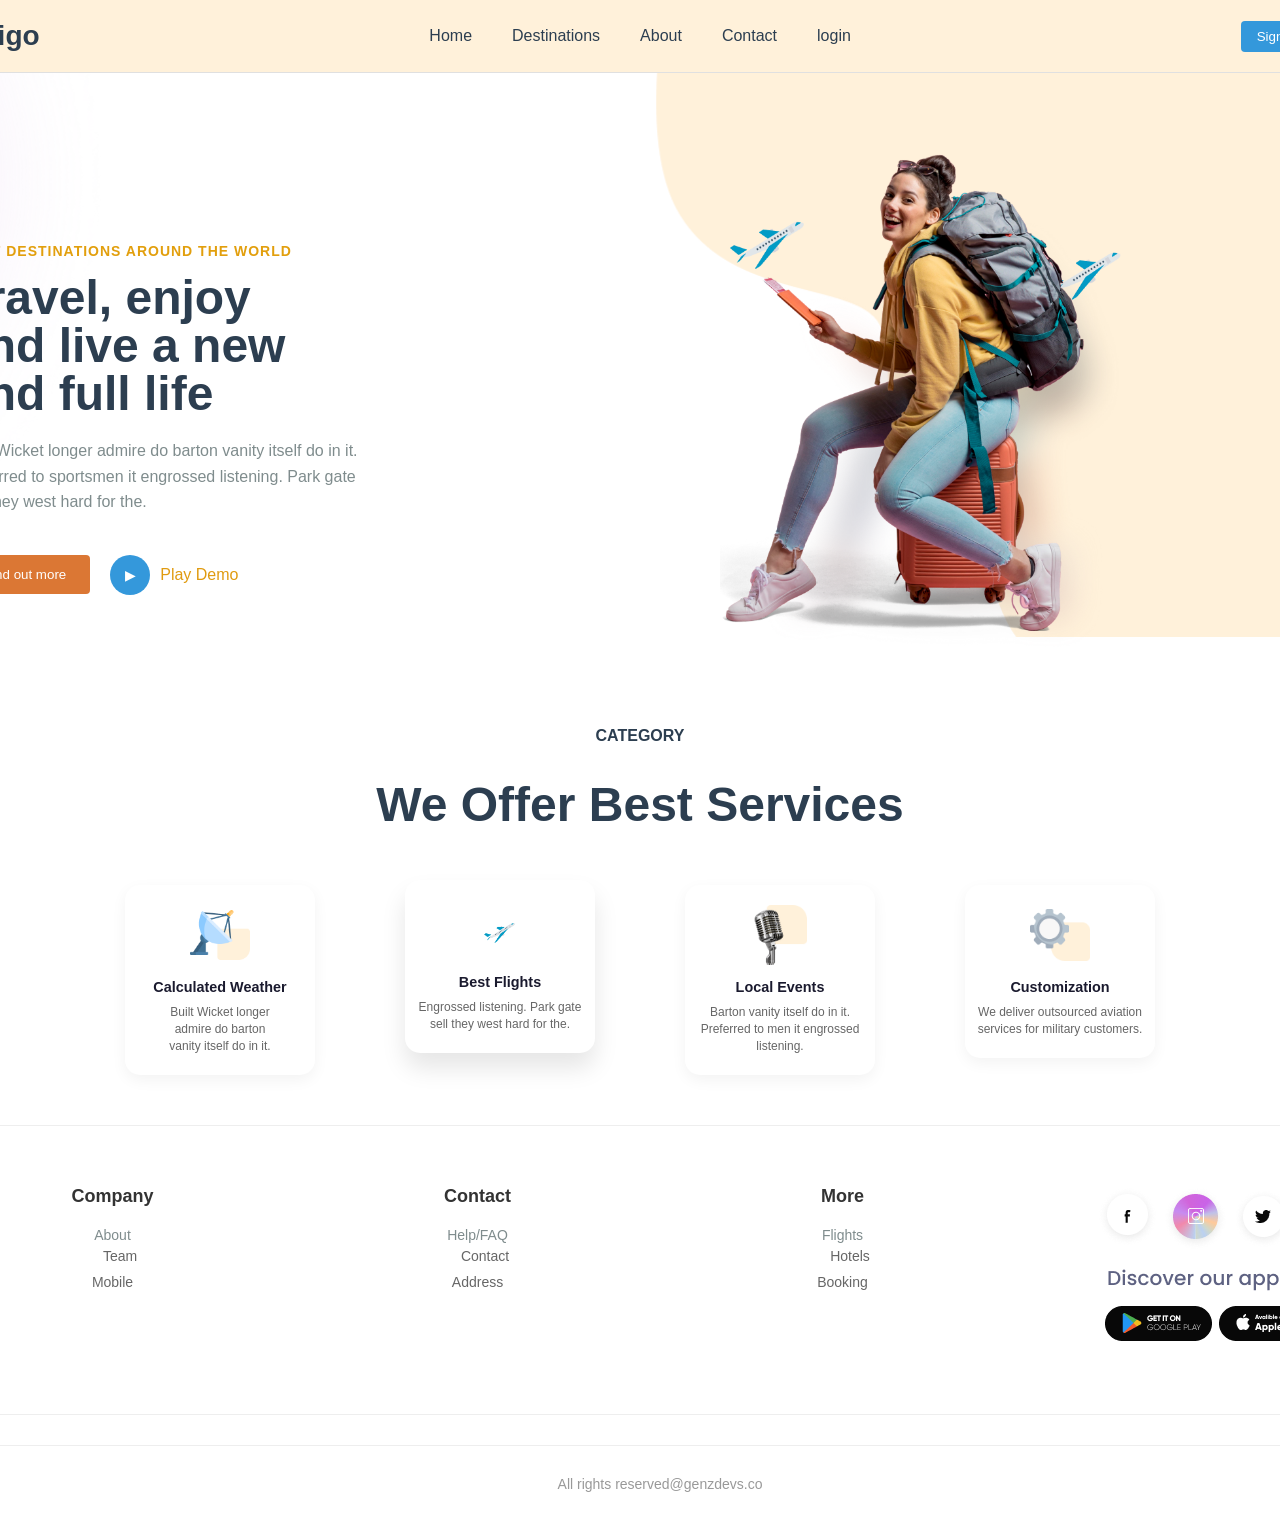
<file: index.html>
<!DOCTYPE html>
<html lang="en">
<head>
    <meta charset="UTF-8">
    <meta name="viewport" content="width=device-width, initial-scale=1.0">
    <title>Travigo - Travel Destinations</title>
    <link rel="stylesheet" type="text/css" href="style.css">
</head>
<body>
    <div class="container">
        <header>
            <div class="logo">Travigo</div>
            <nav>
                <ul>
                    <li><a href="home.html">Home</a></li>
                    <li><a href="distination.html">Destinations</a></li>
                    <li><a href="about.html">About</a></li>
                    <li><a href="contact.html">Contact</a></li>
                    <li><a href="login.html">login</a></li>
                </ul>
            </nav>
            <div class="auth">
                <button class="sign-up">Sign up</button>
                <div class="language">EN</div>
            </div>
        </header>
        
        <hr>
        
        <section class="service">
            <div class="hero-content">
                <div class="subtitle">BEST DESTINATIONS AROUND THE WORLD</div>
                <h1>Travel, enjoy <br>and live a new <br>and full life</h1>
                <div class="description">
                    Built Wicket longer admire do barton vanity itself do in it. <br>Preferred to sportsmen it engrossed listening. Park gate <br> sell they west hard for the.
                </div>
                <div class="cta-container">
                    <button class="find-out">Find out more</button>
                    <div class="play-demo">Play Demo</div>
                </div>
            </div>
            <div class="hero-image">
                <img src="Image.png" class="image">
                
            </div>
        </section>
        <br><br><br><br><br>

        <section  class="hero2">
              <div class="h4">    <h4>CATEGORY</h4></div>
              <br><br>
           <div class="h1">    <h1>We Offer Best Services</h1></div>
           <br><br>
         <div class="services-container">
      <div class="service-box">
        <img src="Group 48.png" alt="Weather Icon">
        <h3>Calculated Weather</h3>
        <p>Built Wicket longer <br> admire do barton <br>vanity itself do in it.</p>
      </div>

      <div class="service-box active">
        <img src="plane.png" alt="Flights Icon">
        <h3>Best Flights</h3>
        <p>Engrossed listening. Park gate sell they west hard for the.</p>
      </div>

      <div class="service-box">
        <img src="Group 50.png" alt="Events Icon">
        <h3>Local Events</h3>
        <p>Barton vanity itself do in it. Preferred to men it engrossed listening.</p>
      </div>

      <div class="service-box">
        <img src="Group 49.png" alt="Customization Icon">
        <h3>Customization</h3>
        <p>We deliver outsourced aviation services for military customers.</p>
      </div>
    </div>

            
        </section>



        <footer>
        <div class="container">
            <div class="footer-content">
                <div class="footer-column">
                    <h3>Company</h3>
                    <ul>
                        <li>
                            About
                            <ul>
                                <li><a href="#">Team</a></li>
                            </ul>
                        </li>
                        <li><a href="#">Mobile</a></li>
                    </ul>
                </div>
                
                <div class="footer-column">
                    <h3>Contact</h3>
                    <ul>
                        <li>
                            Help/FAQ
                            <ul>
                                <li><a href="#">Contact</a></li>
                            </ul>
                        </li>
                        <li><a href="#">Address</a></li>
                    </ul>
                </div>
                
                <div class="footer-column">
                    <h3>More</h3>
                    <ul>
                        <li>
                            Flights
                            <ul>
                                <li><a href="#">Hotels</a></li>
                            </ul>
                        </li>
                        <li><a href="#">Booking</a></li>
                    </ul>
                </div>
                <div class="footer-column">
               <img src="Outbound.png">

                </div>
            </div>
            
            <div class="divider"></div>
            
            <div class="copyright">
                <p>All rights reserved@genzdevs.co</p>
            </div>
        </div>
    </footer>

   
    </div>
    
    
</body>
</html>
</file>
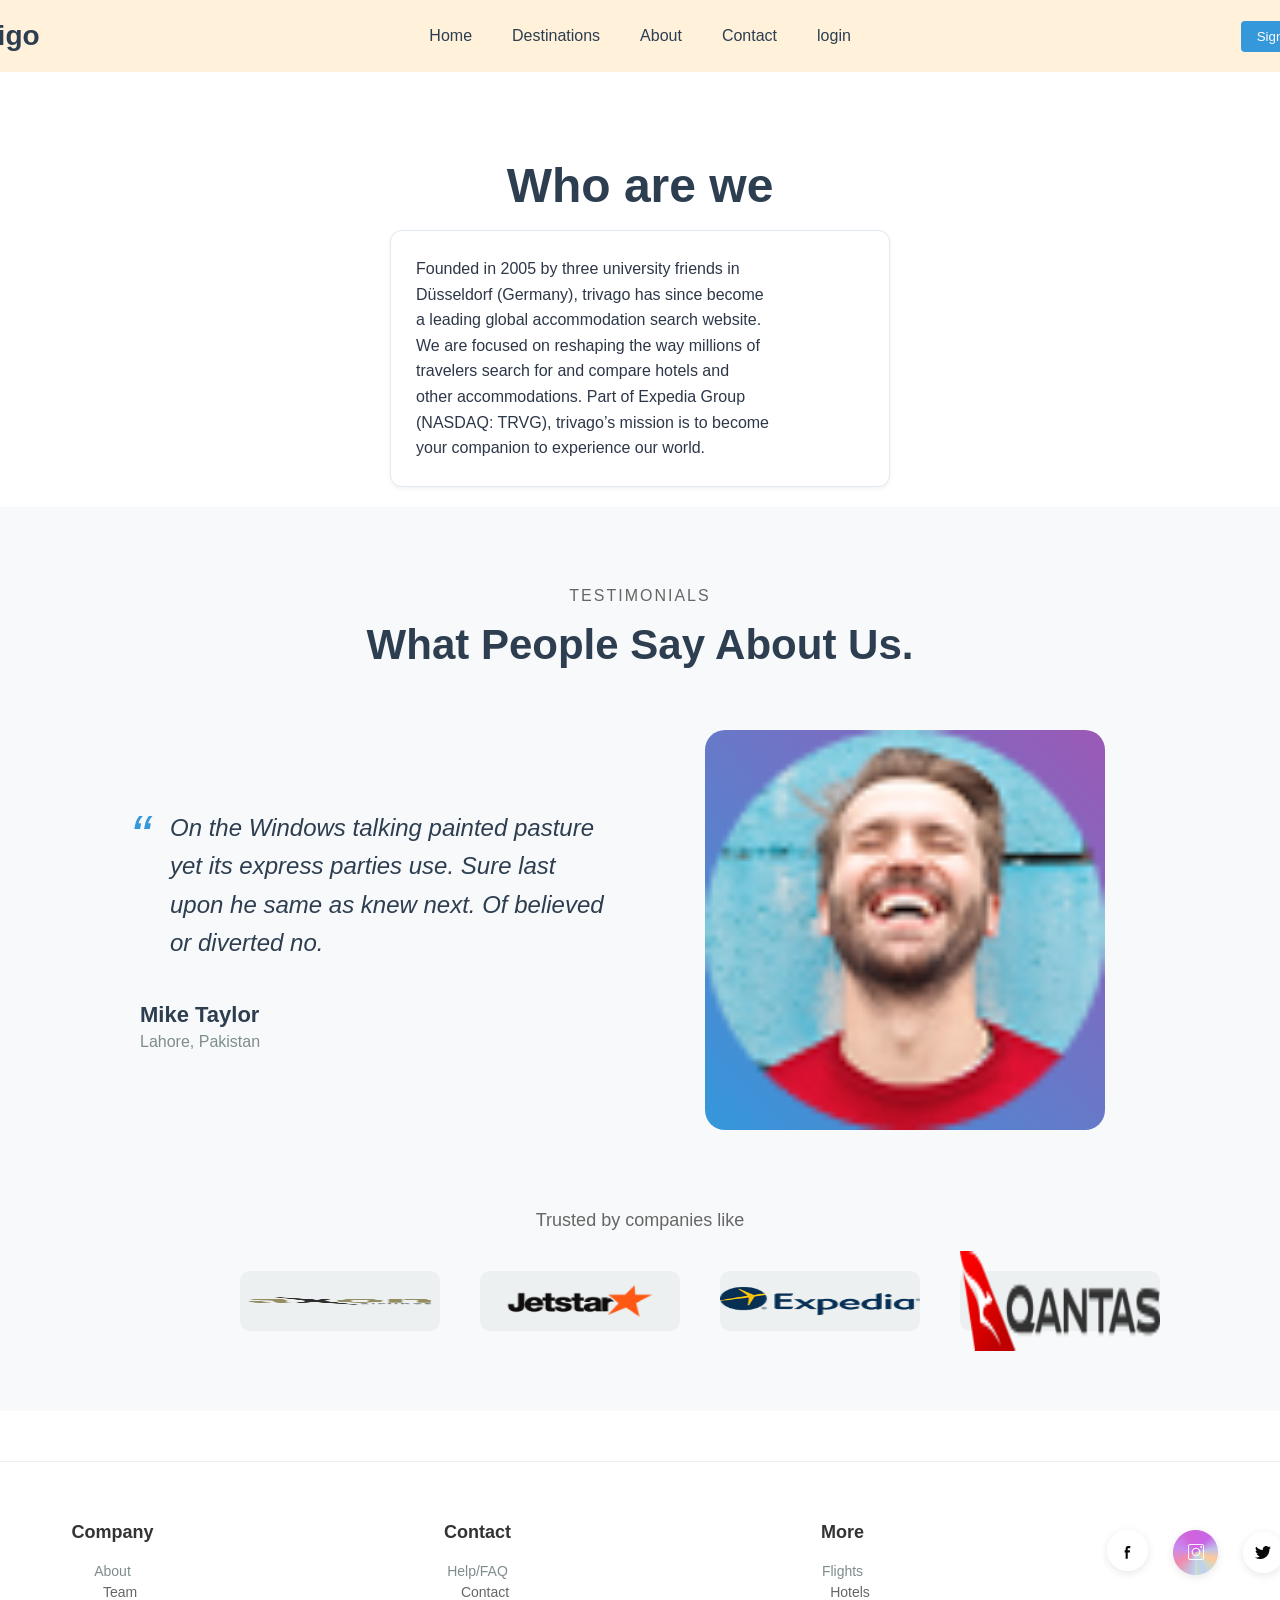
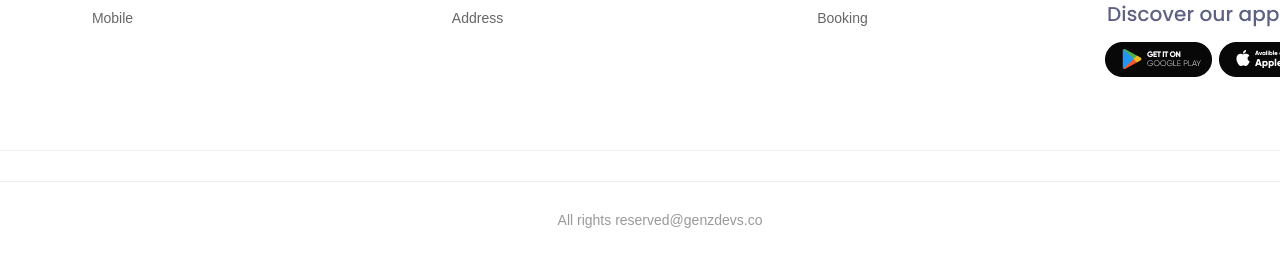
<file: about.html>
<!DOCTYPE html>
<html lang="en">
<head>
    <meta charset="UTF-8">
    <meta name="viewport" content="width=device-width, initial-scale=1.0">
    <title>Travigo - Travel Destinations</title>
    <link rel="stylesheet" type="text/css" href="style.css">
</head>
<body>
    <div class="container">
        <header>
            <div class="logo">Travigo</div>
            <nav>
                <ul>
                    <li><a href="index.html">Home</a></li>
                    <li><a href="distination.html">Destinations</a></li>
                    <li><a href="about.html">About</a></li>
                    <li><a href="contact.html">Contact</a></li>
                    <li><a href="login.html">login</a></li>
                </ul>
            </nav>
            <div class="auth">
                <button class="sign-up">Sign up</button>
                <div class="language">EN</div>
            </div>
        </header>
        
        <br><br><br><br><br>
      <div class="h1">    <h1>Who are we</h1></div>
      <div class="par">
        <p>       Founded in 2005 by three university friends in <br> Düsseldorf (Germany), trivago has since become <br> a leading global accommodation search website. <br> We are focused on reshaping the way millions of <br> travelers search for and compare hotels and <br>other accommodations. Part of Expedia Group <br>(NASDAQ: TRVG), trivago’s mission is to become <br> your companion to experience our world.</p>
      </div>
       <section class="testimonials-section">
        <div class="section-subtitle">TESTIMONIALS</div>
        <h2 class="section-title">What People Say About Us.</h2>

        <div class="testimonial-container">
            <div class="testimonial-content">
                <div class="testimonial-text">
                    On the Windows talking painted pasture yet its express parties use. Sure last upon he same as knew next. Of believed or diverted no.
                </div>
                <div class="client-info">
                    <h3>Mike Taylor</h3>
                    <p>Lahore, Pakistan</p>
                </div>
            </div>

            <div class="client-image">
                <!-- Remplacez cette div par votre image -->
                <img src="Imagee.png" alt="Mike Taylor" style="width: 100%; height: 100%; border-radius: 20px; object-fit: cover;">
            </div>
        </div>

        <div class="companies-section">
            <div class="companies-title">Trusted by companies like</div>
            <div class="companies-grid">
                <div class="company-logo">
                    <!-- Remplacez par le logo Jetstar -->
                    <img src="image 27.png" alt="Jetstar" style="height: 30px;width: 200px;">
                </div>
                <div class="company-logo">
                    <!-- Remplacez par le logo Expedia -->
                    <img src="image 28.png" alt="Expedia" style="height: 100px;width: 200px;">
                </div>
                <div class="company-logo">
                    <!-- Remplacez par le logo QANTAS -->
                    <img src="image 29.png" alt="QANTAS" style="height: 100px;width: 200px;">
                </div>
                <div class="company-logo">
                    <!-- Remplacez par le logo Alitalia -->
                    <img src="image 30.png" alt="Alitalia" style="height: 100px;width: 200px;">
                </div>
            </div>
        </div>
    </section>

        <footer>
        <div class="container">
            <div class="footer-content">
                <div class="footer-column">
                    <h3>Company</h3>
                    <ul>
                        <li>
                            About
                            <ul>
                                <li><a href="#">Team</a></li>
                            </ul>
                        </li>
                        <li><a href="#">Mobile</a></li>
                    </ul>
                </div>
                
                <div class="footer-column">
                    <h3>Contact</h3>
                    <ul>
                        <li>
                            Help/FAQ
                            <ul>
                                <li><a href="#">Contact</a></li>
                            </ul>
                        </li>
                        <li><a href="#">Address</a></li>
                    </ul>
                </div>
                
                <div class="footer-column">
                    <h3>More</h3>
                    <ul>
                        <li>
                            Flights
                            <ul>
                                <li><a href="#">Hotels</a></li>
                            </ul>
                        </li>
                        <li><a href="#">Booking</a></li>
                    </ul>
                </div>
                <div class="footer-column">
               <img src="Outbound.png">

                </div>
            </div>
            
            <div class="divider"></div>
            
            <div class="copyright">
                <p>All rights reserved@genzdevs.co</p>
            </div>
        </div>
    </footer>
        
      
    </div>
</body>
</html>
</file>
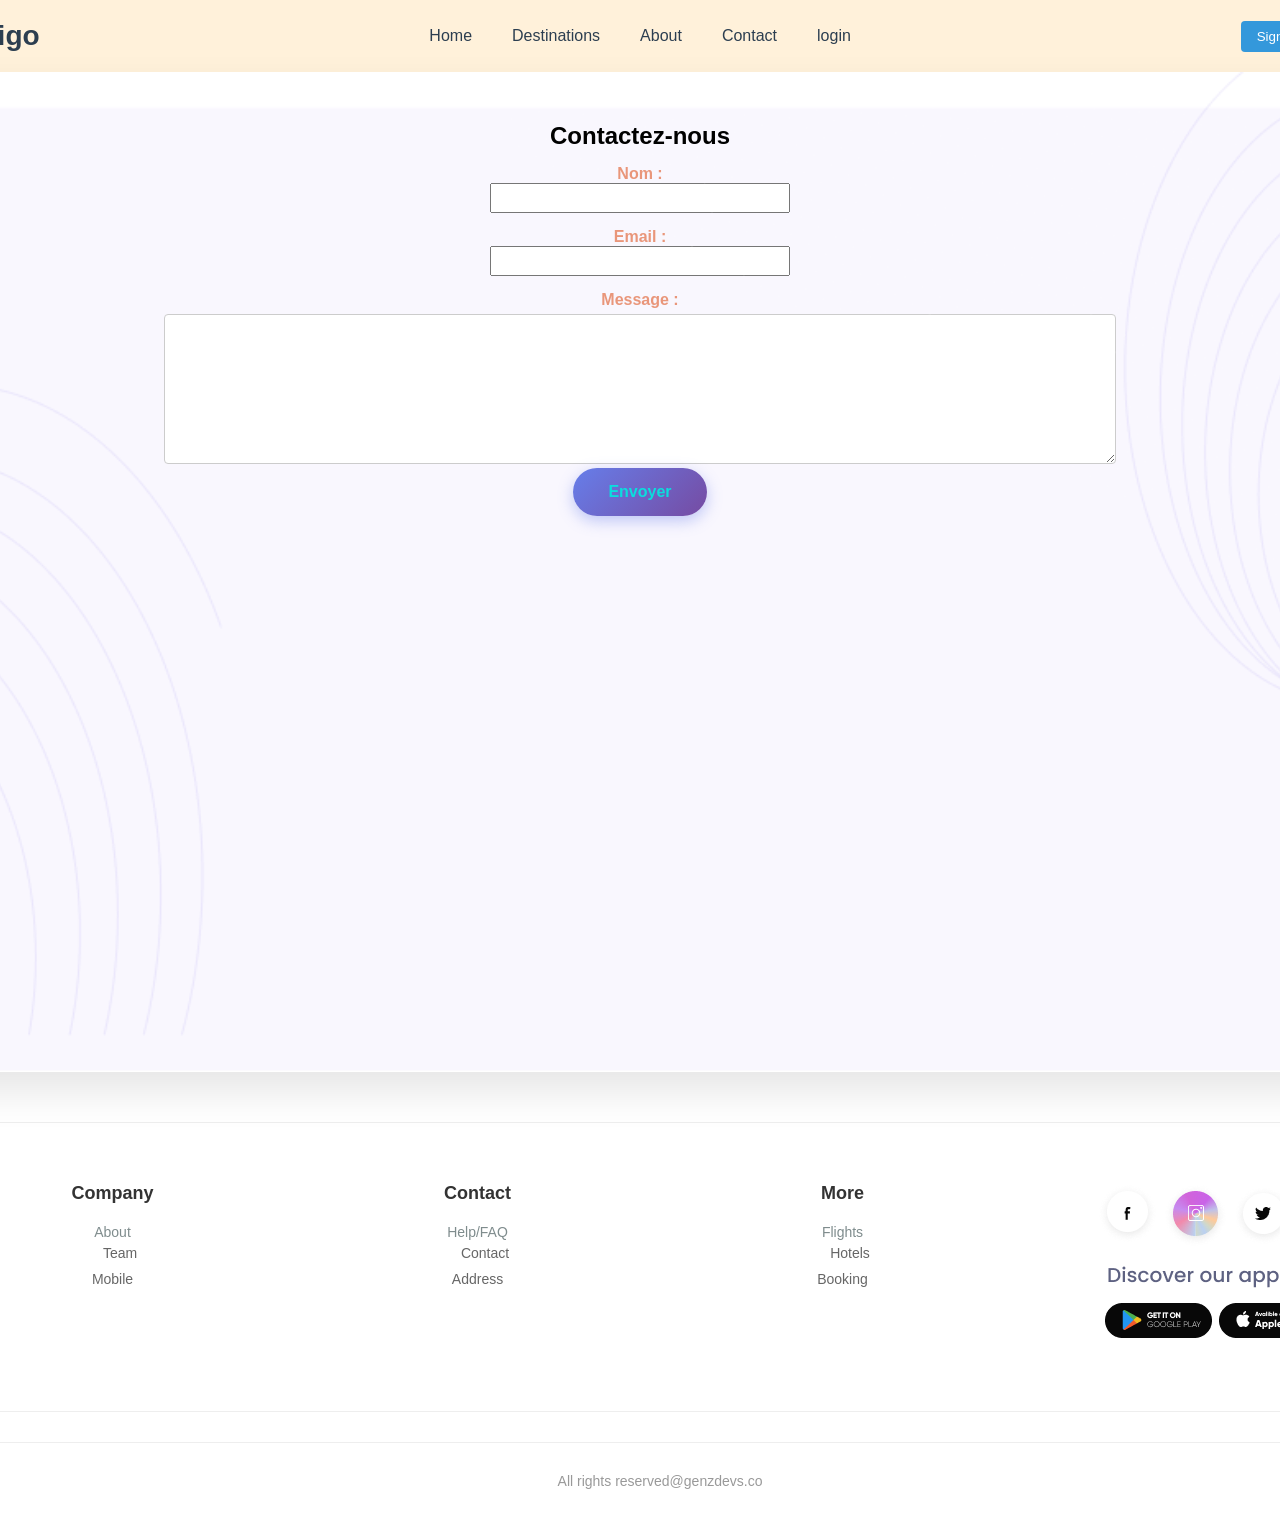
<file: contact.html>
<!DOCTYPE html>
<html lang="en">
<head>
    <meta charset="UTF-8">
    <meta name="viewport" content="width=device-width, initial-scale=1.0">
    <title>Travigo - Travel Destinations</title>
    <link rel="stylesheet" type="text/css" href="style.css">
</head>
<body>
    <div class="container">
        <header>
            <div class="logo">Travigo</div>
            <nav>
                <ul>
                    <li><a href="home.html">Home</a></li>
                    <li><a href="distination.html">Destinations</a></li>
                    <li><a href="about.html">About</a></li>
                    <li><a href="contact.html">Contact</a></li>
                    <li><a href="login.html">login</a></li>
                </ul>
            </nav>
            <div class="auth">
                <button class="sign-up">Sign up</button>
                <div class="language">EN</div>
            </div>
        </header>

<div class="div1">
    <h2 style="color: black;">Contactez-nous</h2>
    <form>
      <label for="nom">Nom :</label>
      <input type="text" id="nom" style="width: 300px;height: 30px;">

      <label for="email">Email :</label>
      <input type="email" id="email"style="width: 300px;height: 30px;">

      <label for="message">Message :</label>
      <textarea id="message"></textarea>  <br>

      <button class="bt1" type="submit">Envoyer</button>
    </form>
  </div>


        
        
        <footer>
        <div class="container">
            <div class="footer-content">
                <div class="footer-column">
                    <h3>Company</h3>
                    <ul>
                        <li>
                            About
                            <ul>
                                <li><a href="#">Team</a></li>
                            </ul>
                        </li>
                        <li><a href="#">Mobile</a></li>
                    </ul>
                </div>
                
                <div class="footer-column">
                    <h3>Contact</h3>
                    <ul>
                        <li>
                            Help/FAQ
                            <ul>
                                <li><a href="#">Contact</a></li>
                            </ul>
                        </li>
                        <li><a href="#">Address</a></li>
                    </ul>
                </div>
                
                <div class="footer-column">
                    <h3>More</h3>
                    <ul>
                        <li>
                            Flights
                            <ul>
                                <li><a href="#">Hotels</a></li>
                            </ul>
                        </li>
                        <li><a href="#">Booking</a></li>
                    </ul>
                </div>
                <div class="footer-column">
               <img src="Outbound.png">

                </div>
            </div>
            
            <div class="divider"></div>
            
            <div class="copyright">
                <p>All rights reserved@genzdevs.co</p>
            </div>
        </div>
    </footer>

    <!-- App Section -->
   
        <!--
       
        -->
    </div>
</body>
</html>
</file>
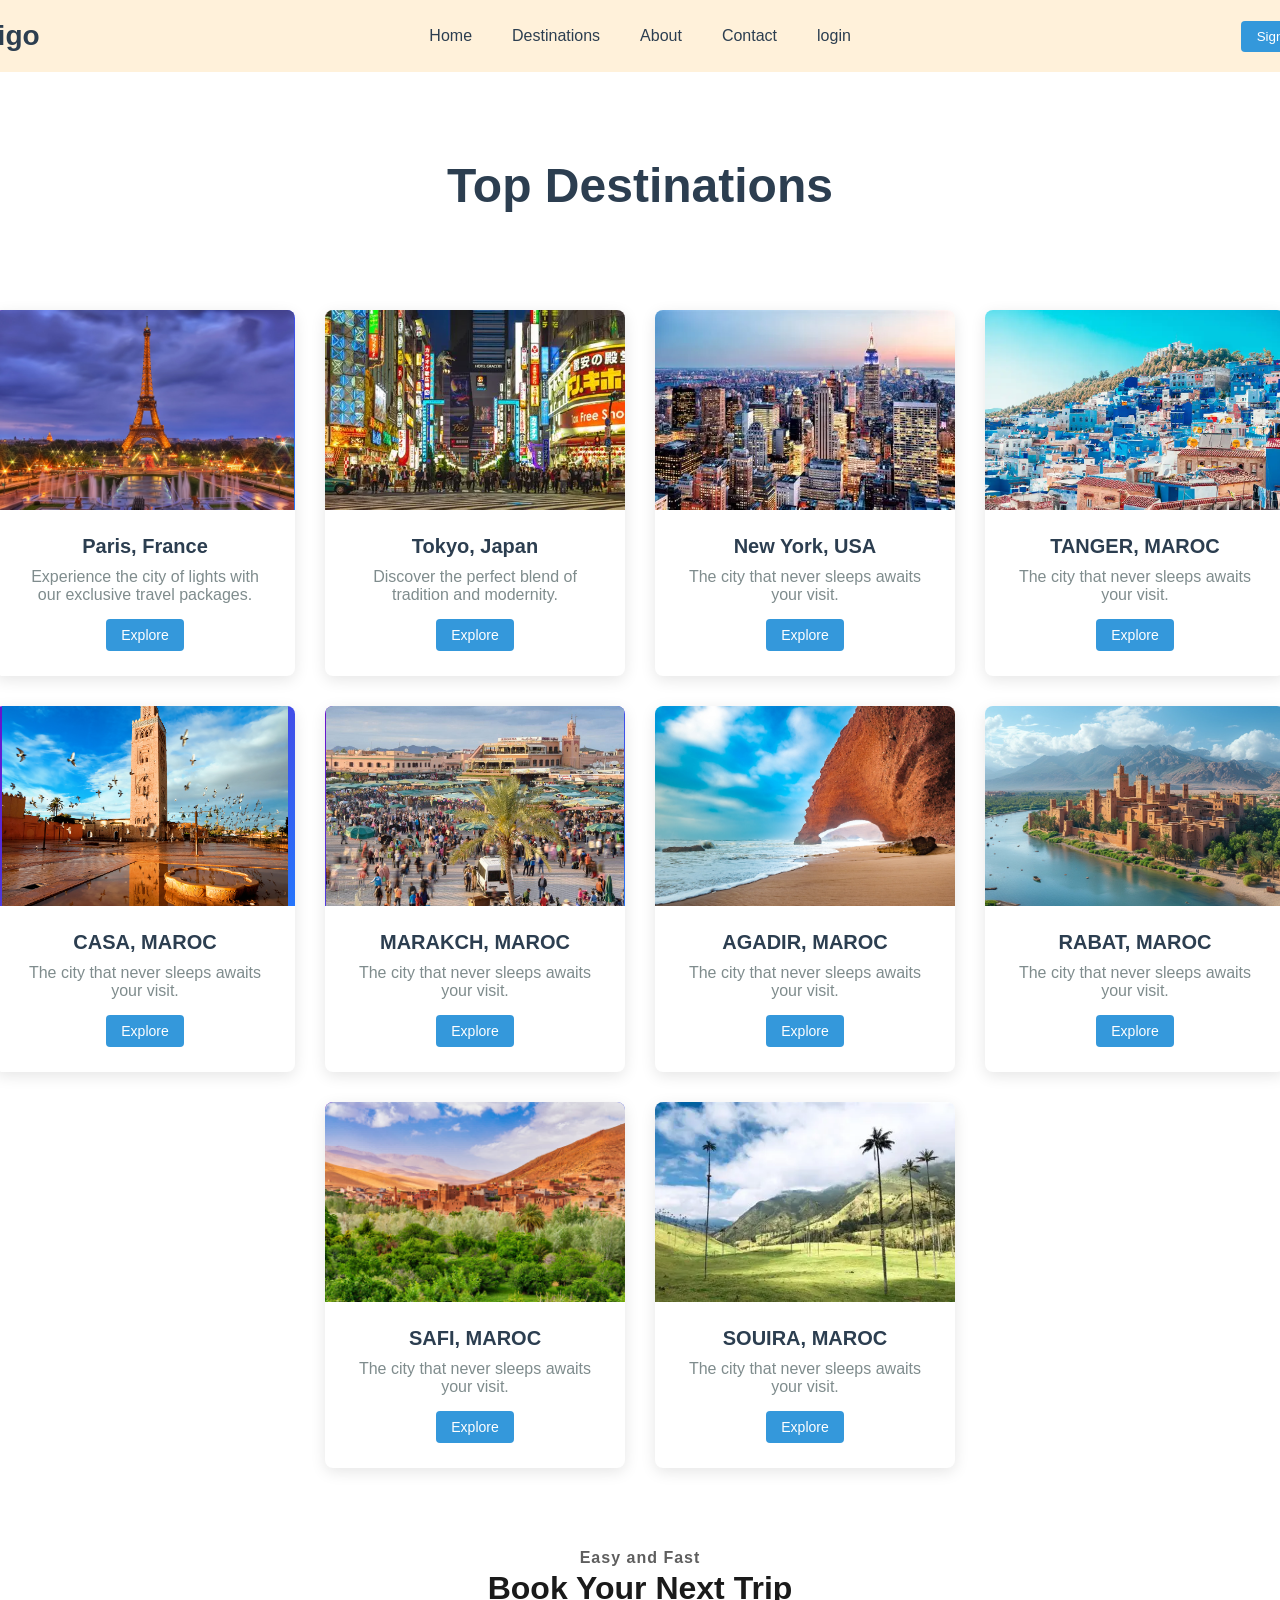
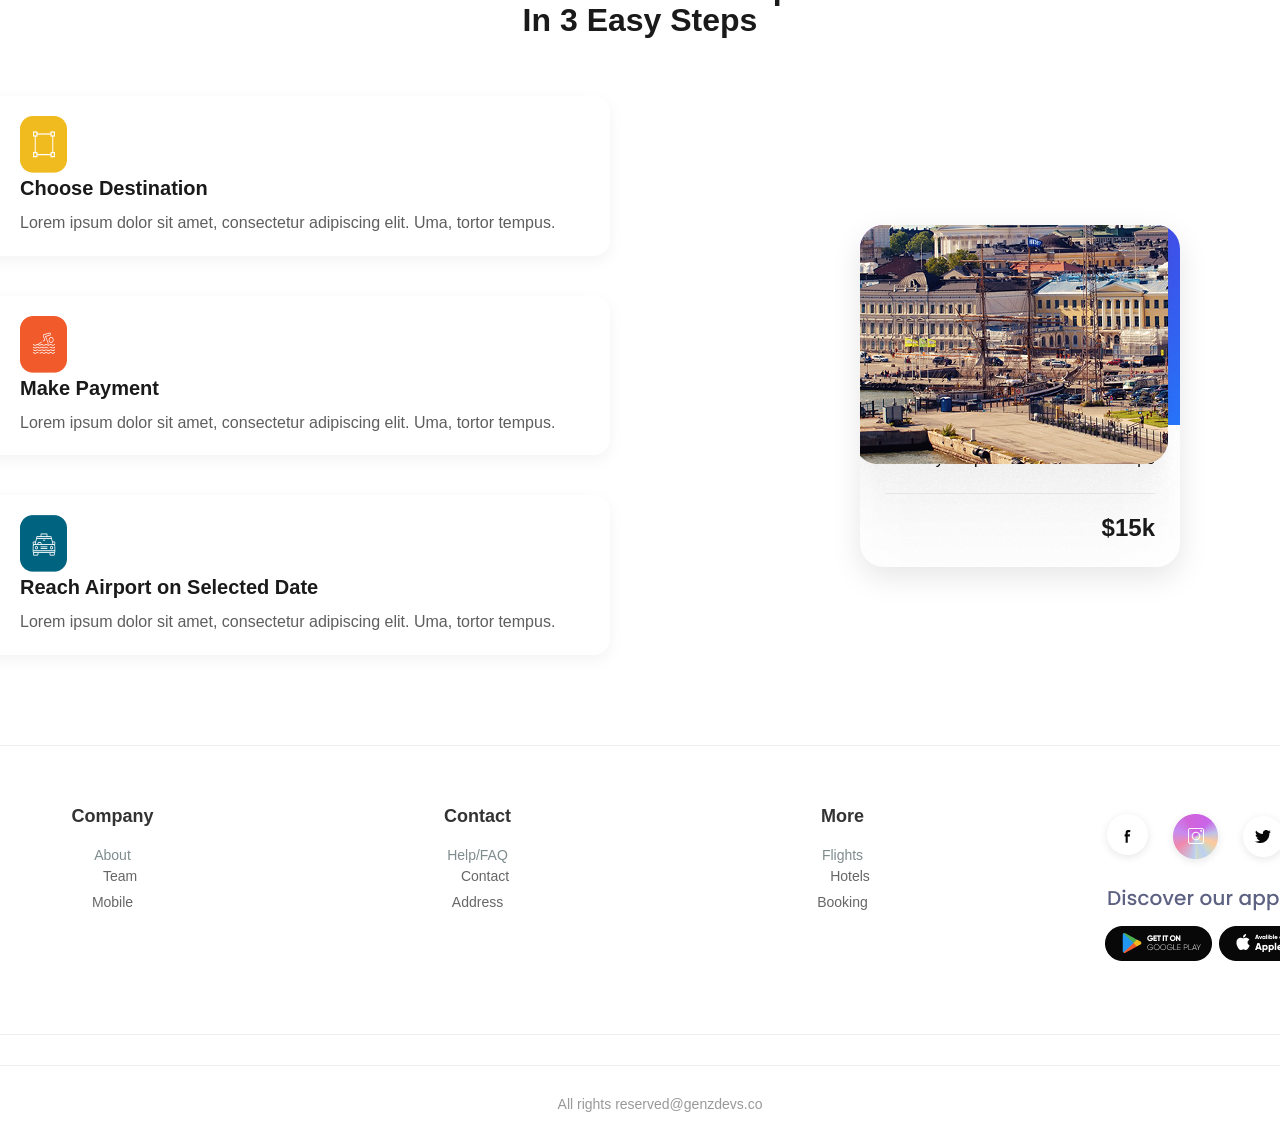
<file: distination.html>
<!DOCTYPE html>
<html lang="en">
<head>
    <meta charset="UTF-8">
    <meta name="viewport" content="width=device-width, initial-scale=1.0">
    <title>Travigo - Travel Destinations</title>
    <link rel="stylesheet" type="text/css" href="style.css">
</head>
<body>
    <div class="container">
        <header>
            <div class="logo">Travigo</div>
            <nav>
                <ul>
                    <li><a href="index.html">Home</a></li>
                    <li><a href="distination.html">Destinations</a></li>
                    <li><a href="about.html">About</a></li>
                    <li><a href="contact.html">Contact</a></li>
                    <li><a href="login.html">login</a></li>
                </ul>
            </nav>
            <div class="auth">
                <button class="sign-up">Sign up</button>
                <div class="language">EN</div>
            </div>
        </header>
        
        <br><br><br><br><br>
      <div class="h1">    <h1>Top Destinations</h1></div>


       <section class="destinations">
           
            <div class="cards-container">
                <div class="card">
                   
                    <div class="card-image">
                      <img src="202_1la_tour_eiffel___paris__france.jpg" class="imaged">
                    </div>
                    <div class="card-content">
                        <h3>Paris, France</h3>
                        <p>Experience the city of lights with our exclusive travel packages.</p>
                        <button class="card-button">Explore</button>
                    </div>
                </div>
                <div class="card">
                    
                    <div class="card-image">
                       <img src="OIP (3).webp" class="imaged">
                    </div>
                    <div class="card-content">
                        <h3>Tokyo, Japan</h3>
                        <p>Discover the perfect blend of tradition and modernity.</p>
                        <button class="card-button">Explore</button>
                    </div>
                </div>
                <div class="card">
                    
                    <div class="card-image">
                    <img src="OIP (4).webp"class="imaged">
                    </div>
                    <div class="card-content">
                        <h3>New York, USA</h3>
                        <p>The city that never sleeps awaits your visit.</p>
                        <button class="card-button">Explore</button>
                    </div>
                </div>
                 <div class="card">
                    
                    <div class="card-image">
                    <img src="maroc-ville-bleue.webp"class="imaged">
                    </div>
                    <div class="card-content">
                        <h3> TANGER, MAROC</h3>
                        <p>The city that never sleeps awaits your visit.</p>
                        <button class="card-button">Explore</button>
                    </div>
                </div>
                 <div class="card">
                    
                    <div class="card-image">
                    <img src="tourisme-marocain-securite.jpg"class="imaged">
                    </div>
                    <div class="card-content">
                        <h3>CASA, MAROC</h3>
                        <p>The city that never sleeps awaits your visit.</p>
                        <button class="card-button">Explore</button>
                    </div>
                </div>
                 <div class="card">
                    
                    <div class="card-image">
                    <img src="6414227af0429_Tourisme Maroc LQ .jpeg"class="imaged">
                    </div>
                    <div class="card-content">
                        <h3>MARAKCH, MAROC</h3>
                        <p>The city that never sleeps awaits your visit.</p>
                        <button class="card-button">Explore</button>
                    </div>
                </div>
                 <div class="card">
                    
                    <div class="card-image">
                    <img src="Marokko__Legzira-Strand.jpg"class="imaged">
                    </div>
                    <div class="card-content">
                        <h3>AGADIR, MAROC</h3>
                        <p>The city that never sleeps awaits your visit.</p>
                        <button class="card-button">Explore</button>
                    </div>
                </div>
                 <div class="card">
                    
                    <div class="card-image">
                    <img src="les-plus-belles-destinations-touristiques-a-visiter-au-maroc.jpg"class="imaged">
                    </div>
                    <div class="card-content">
                        <h3>RABAT, MAROC</h3>
                        <p>The city that never sleeps awaits your visit.</p>
                        <button class="card-button">Explore</button>
                    </div>
                </div>
                 <div class="card">
                    
                    <div class="card-image">
                    <img src="iStock-983577488.jpg"class="imaged">
                    </div>
                    <div class="card-content">
                        <h3>SAFI, MAROC</h3>
                        <p>The city that never sleeps awaits your visit.</p>
                        <button class="card-button">Explore</button>
                    </div>
                </div>
                 <div class="card">
                    
                    <div class="card-image">
                    <img src="OIP (2).webp"class="imaged">
                    </div>
                    <div class="card-content">
                        <h3>SOUIRA, MAROC</h3>
                        <p>The city that never sleeps awaits your visit.</p>
                        <button class="card-button">Explore</button>
                    </div>
                </div>
            </div>
        </section>


        <div class="section-title">
            <h2>Easy and Fast</h2>
            <h1>Book Your Next Trip<br>In 3 Easy Steps</h1>
        </div>
        
        <div class="content-wrapper">
            <div class="steps-container">
                <div class="step">
                    <div class="step-icon">
                        <i class="fas fa-map-marker-alt"></i>
                    </div>
                    <div class="step-content">
                        <img src="Group 7.png">
                        <h3>Choose Destination</h3>
                        <p>Lorem ipsum dolor sit amet, consectetur adipiscing elit. Uma, tortor tempus.</p>
                    </div>
                </div>
                
                <div class="step">
                    <div class="step-icon">
                        <i class="fas fa-credit-card"></i>
                    </div>
                    <div class="step-content">
                         <img src="Group 12.png">
                        
                        <h3>Make Payment</h3>
                        <p>Lorem ipsum dolor sit amet, consectetur adipiscing elit. Uma, tortor tempus.</p>
                    </div>
                </div>
                
                <div class="step">
                    <div class="step-icon">
                        <i class="fas fa-plane"></i>
                    </div>
                    <div class="step-content">
                       <img src="Group 11.png">
                        <h3>Reach Airport on Selected Date</h3>
                        <p>Lorem ipsum dolor sit amet, consectetur adipiscing elit. Uma, tortor tempus.</p>
                    </div>
                </div>
            </div>
            
            <div class="card-container">
                <div class="trip-card">
                    <div class="card-image">
                       <img src="Rectangle 14 (1).png">
                        <div class="card-date">12 Dc</div>
                    </div>
                    <div class="card-content">
                        <div class="card-trip-info">
                            <div class="trip-duration">
                                <i class="fas fa-calendar-alt"></i>
                                <span>28 Days Trip</span>
                            </div>
                            <div class="trip-type">
                                <i class="fas fa-globe-europe"></i>
                                <span>Full Europe</span>
                            </div>
                        </div>
                        <div class="card-footer">
                            <div class="card-icons">
                                <i class="far fa-heart"></i>
                                <i class="far fa-bookmark"></i>
                                <i class="far fa-share-square"></i>
                            </div>
                            <div class="card-price">$15k</div>
                        </div>
                    </div>
                </div>
            </div>
        </div>
    
          <footer>
        <div class="container">
            <div class="footer-content">
                <div class="footer-column">
                    <h3>Company</h3>
                    <ul>
                        <li>
                            About
                            <ul>
                                <li><a href="#">Team</a></li>
                            </ul>
                        </li>
                        <li><a href="#">Mobile</a></li>
                    </ul>
                </div>
                
                <div class="footer-column">
                    <h3>Contact</h3>
                    <ul>
                        <li>
                            Help/FAQ
                            <ul>
                                <li><a href="#">Contact</a></li>
                            </ul>
                        </li>
                        <li><a href="#">Address</a></li>
                    </ul>
                </div>
                
                <div class="footer-column">
                    <h3>More</h3>
                    <ul>
                        <li>
                            Flights
                            <ul>
                                <li><a href="#">Hotels</a></li>
                            </ul>
                        </li>
                        <li><a href="#">Booking</a></li>
                    </ul>
                </div>
                <div class="footer-column">
               <img src="Outbound.png">

                </div>
            </div>
            
            <div class="divider"></div>
            
            <div class="copyright">
                <p>All rights reserved@genzdevs.co</p>
            </div>
        </div>
    </footer>
        
      
    </div>
</body>
</html>
</file>
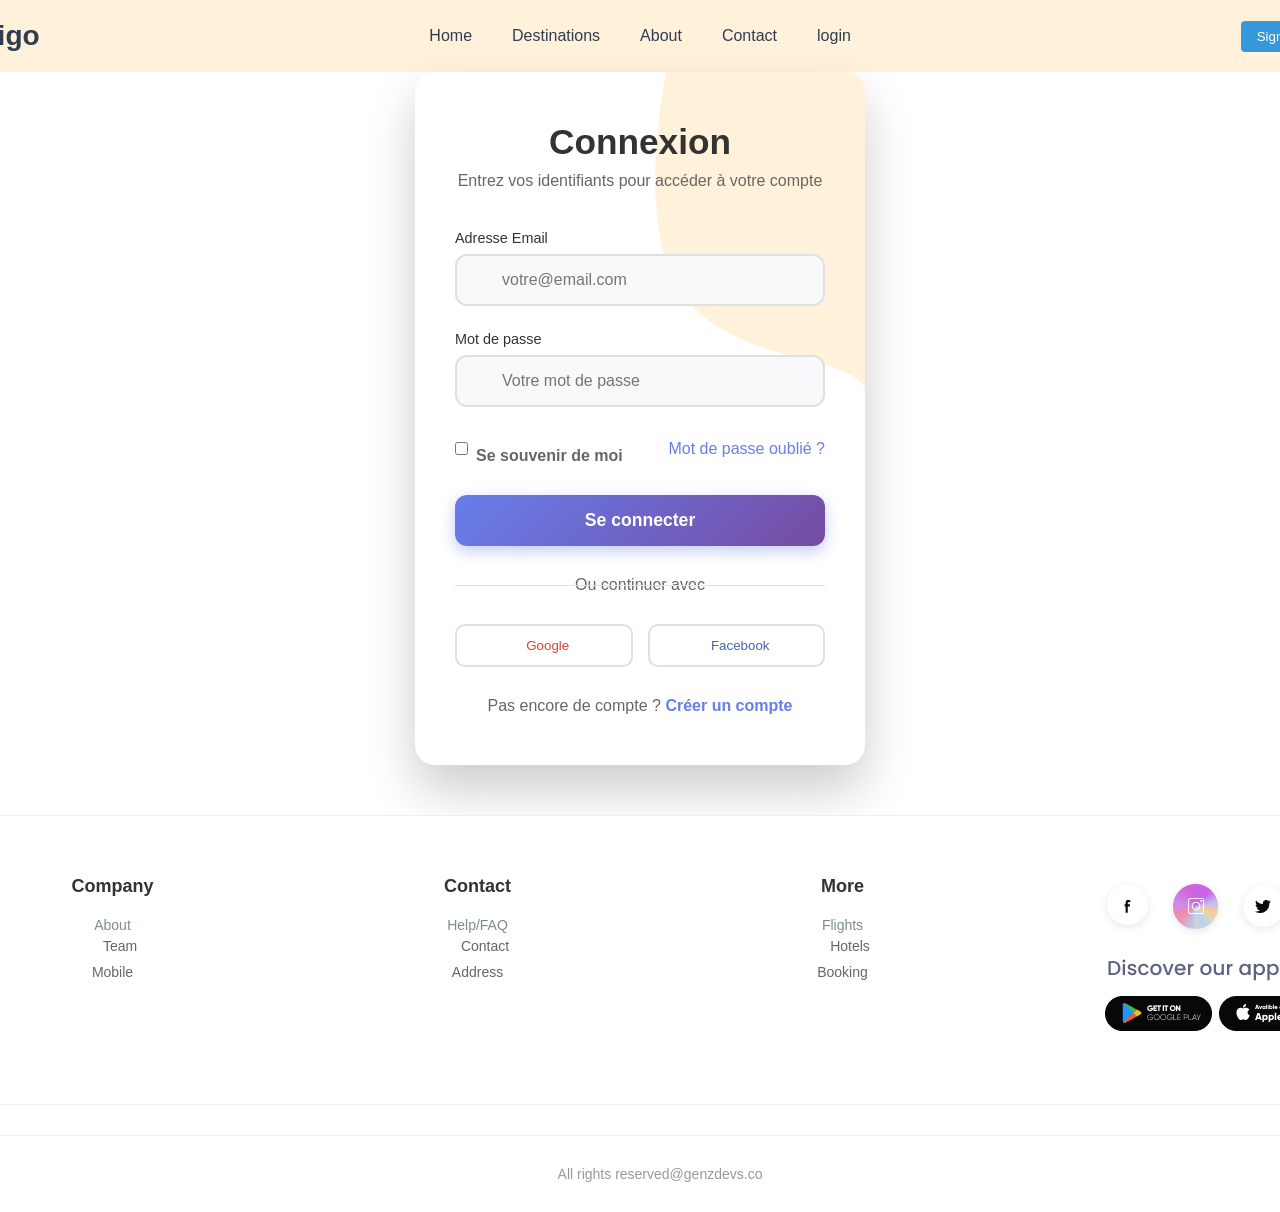
<file: login.html>
<!DOCTYPE html>
<html lang="en">
<head>
    <meta charset="UTF-8">
    <meta name="viewport" content="width=device-width, initial-scale=1.0">
    <title>Travigo - Travel Destinations</title>
    <link rel="stylesheet" type="text/css" href="style.css">
</head>
<body>
    <div class="container">
        <header>
            <div class="logo">Travigo</div>
            <nav>
                <ul>
                    <li><a href="index.html">Home</a></li>
                    <li><a href="distination.html">Destinations</a></li>
                    <li><a href="about.html">About</a></li>
                    <li><a href="contact.html">Contact</a></li>
                    <li><a href="login.html">login</a></li>
                </ul>
            </nav>
            <div class="auth">
                <button class="sign-up">Sign up</button>
                <div class="language">EN</div>
            </div>
        </header>

  <div class="login-container">
        <div class="login-header">
            <h2>Connexion</h2>
            <p>Entrez vos identifiants pour accéder à votre compte</p>
        </div>

        <form>
            <div class="form-group">
                <label for="email">Adresse Email</label>
                <div class="input-with-icon">
                    <i class="fas fa-envelope"></i>
                    <input type="email" id="email" class="form-control" placeholder="votre@email.com" required>
                </div>
            </div>

            <div class="form-group">
                <label for="password">Mot de passe</label>
                <div class="input-with-icon">
                    <i class="fas fa-lock"></i>
                    <input type="password" id="password" class="form-control" placeholder="Votre mot de passe" required>
                </div>
            </div>

            <div class="remember-forgot">
                <div class="remember-me">
                    <input type="checkbox" id="remember">
                    <label for="remember">Se souvenir de moi</label>
                </div>
                <a href="#" class="forgot-password">Mot de passe oublié ?</a>
            </div>

            <button type="submit" class="login-btn">
                Se connecter
            </button>

            <div class="separator">
                <span>Ou continuer avec</span>
            </div>

            <div class="social-login">
                <button type="button" class="social-btn google">
                    <i class="fab fa-google"></i> Google
                </button>
                <button type="button" class="social-btn facebook">
                    <i class="fab fa-facebook-f"></i> Facebook
                </button>
            </div>

            <div class="signup-link">
                Pas encore de compte ? <a href="#">Créer un compte</a>
            </div>
        </form>
    </div>

        
        
        <footer>
        <div class="container">
            <div class="footer-content">
                <div class="footer-column">
                    <h3>Company</h3>
                    <ul>
                        <li>
                            About
                            <ul>
                                <li><a href="#">Team</a></li>
                            </ul>
                        </li>
                        <li><a href="#">Mobile</a></li>
                    </ul>
                </div>
                
                <div class="footer-column">
                    <h3>Contact</h3>
                    <ul>
                        <li>
                            Help/FAQ
                            <ul>
                                <li><a href="#">Contact</a></li>
                            </ul>
                        </li>
                        <li><a href="#">Address</a></li>
                    </ul>
                </div>
                
                <div class="footer-column">
                    <h3>More</h3>
                    <ul>
                        <li>
                            Flights
                            <ul>
                                <li><a href="#">Hotels</a></li>
                            </ul>
                        </li>
                        <li><a href="#">Booking</a></li>
                    </ul>
                </div>
                <div class="footer-column">
               <img src="Outbound.png">

                </div>
            </div>
            
            <div class="divider"></div>
            
            <div class="copyright">
                <p>All rights reserved@genzdevs.co</p>
            </div>
        </div>
    </footer>

    <!-- App Section -->
   
        <!--
       
        -->
    </div>
</body>
</html>
</file>
<file: style.css>
* {
            margin: 0;
            padding: 0;
            box-sizing: border-box;
            font-family: 'Arial', sans-serif;
        }

        body {
           
            display: flex;
           justify-content: center;
            
        }
        

        .container {
        
            width: 1500px;
            margin: 0 auto;
            padding: 0 20px;
        }

        header {

            
            background-image: url(Decore\ \(1\).png);
            display: flex;
            justify-content: space-between;
            align-items: center;
            padding: 20px 0;
        }

        .logo {
            font-size: 28px;
            font-weight: bold;
            color: #2c3e50;
            margin-left: 30px;
        }

        nav ul {
            display: flex;
            list-style: none;
        }

        nav ul li {
            margin: 0 20px;
        }

        nav ul li a {
            text-decoration: none;
            color: #2c3e50;
            font-weight: 500;
            transition: color 0.3s;
        }

        nav ul li a:hover {
            color: #3498db;
        }

        .auth {
            display: flex;
            align-items: center;
        }

        .sign-up {
            background-color: #3498db;
            color: white;
            border: none;
            padding: 8px 16px;
            border-radius: 4px;
            font-weight: 500;
            cursor: pointer;
            margin-right: 15px;
            transition: background-color 0.3s;
        }

        .sign-up:hover {
            background-color: #2980b9;
        }

        .language {
            display: flex;
            align-items: center;
            color: #2c3e50;
            font-weight: 500;
        }

        .language::after {
            content: "▼";
            font-size: 10px;
            margin-left: 5px;
        }

        hr {
            border: none;
            height: 1px;
            background-color: #e0e0e0;
            margin: 0;
        }

        .service {
             background: url(Decore.png);
	background-size: cover;
	background-position: center;
             position: relative;
           
            display: flex;
           justify-content: center;
          
            padding: 20px 0;
            min-height: 50vh;
            
        }
       .hero-image{
        

      margin-bottom: 20px;
       margin-left: 400px;
       }
       .image{
        height: 500px;
        position: relative;
      top: 60px;
        right: 230px;



       }

   
        .hero-content {
            margin-left: 50px;
            flex: 1.5;
            max-width: 600px;
            margin-top: 150px;
        }

        .subtitle {
            color: #e29f0d;
            font-size: 14px;
            font-weight: 600;
            letter-spacing: 1px;
            margin-bottom: 15px;
            text-transform: uppercase;
        }

        h1 {
            font-size: 48px;
            color: #2c3e50;
            margin-bottom: 20px;
            font-weight: 700;
            line-height: 1;
        }
        .h1{
              font-size: 48px;
                color: #2c3e50;
                text-align: center;
        }
        .h4{
              
                color: #2c3e50;
               text-align: center;
        }

        .description {
            color: #7f8c8d;
            margin-bottom: 40px;
            font-size: 16px;
            line-height: 1.6;
            max-width: 500px;
        }

        .cta-container {
            display: flex;
            align-items: center;
            gap: 20px;
        }

        .find-out {
            background-color: #db7734;
            color: white;
            border: none;
            padding: 12px 24px;
            border-radius: 4px;
            font-weight: 500;
            cursor: pointer;
            transition: background-color 0.3s;
        }

        .find-out:hover {
            background-color: #e2a710;
        }

        .play-demo {
            display: flex;
            align-items: center;
            color: #e09b10;
            font-weight: 500;
            cursor: pointer;
            transition: color 0.3s;
        }

        .play-demo:hover {
            color: #2980b9;
        }

        .play-demo::before {
            content: "▶";
            display: inline-block;
            background-color: #3498db;
            color: white;
            width: 40px;
            height: 40px;
            border-radius: 50%;
            text-align: center;
            line-height: 40px;
            margin-right: 10px;
            font-size: 14px;
        }

        

        .image-placeholder {
            width: 500px;
            height: 400px;
            background-color: #e0e0e0;
            border-radius: 8px;
            display: flex;
            align-items: center;
            justify-content: center;
            color: #7f8c8d;
            font-size: 18px;
            box-shadow: 0 4px 15px rgba(0, 0, 0, 0.1);
        }

        .destinations {
            padding: 80px 0;
            text-align: center;
        }

        .section-title {
            font-size: 32px;
            margin-bottom: 50px;
            color: #2c3e50;
            font-weight: 700;
        }

        .cards-container {
            display: flex;
            justify-content: center;
            gap: 30px;
            flex-wrap: wrap;
        }

        .card {
            background: white;
            border-radius: 8px;
            overflow: hidden;
            
            width: 300px;
            box-shadow: 0 4px 15px rgba(0, 0, 0, 0.1);
            transition: transform 0.3s;
        }
        .imaged{

            height: 200px;
        }
        

        .card:hover {
            transform: translateY(-5px);
        }

        .card-image {
            height: 200px;
            background-color: #e0e0e0;
            display: flex;
            align-items: center;
            justify-content: center;
            color: #7f8c8d;
        }

        .card-content {
            padding: 20px;
        }

        .card h3 {
            font-size: 20px;
            margin-bottom: 10px;
            color: #2c3e50;
        }

        .card p {
            color: #7f8c8d;
            margin-bottom: 15px;
        }

        .card-button {
            background-color: #3498db;
            color: white;
            border: none;
            padding: 8px 15px;
            border-radius: 4px;
            font-size: 14px;
            cursor: pointer;
            transition: background-color 0.3s;
        }

        .card-button:hover {
            background-color: #2980b9;
        }

        footer {
            text-align: center;
            padding: 30px 0;
            border-top: 1px solid #e0e0e0;
            margin-top: 50px;
            color: #7f8c8d;
            font-size: 14px;
        }

        @media (max-width: 968px) {
            .hero {
                flex-direction: column;
                text-align: center;
            }
            
            .hero-content {
                margin-bottom: 50px;
            }
            
            .image-placeholder {
                width: 100%;
                max-width: 500px;
            }
        }

        @media (max-width: 768px) {
            header {
                flex-direction: column;
            }
            
            nav ul {
                margin: 20px 0;
            }
            
            h1 {
                font-size: 36px;
            }
        }
    
     
/* ====== Section Services ====== */
.services {
  text-align: center;
  padding: 60px 20px;
  max-width: 1000px;
  margin: 0 auto;
}

.category {
  color: #6c63ff;
  font-weight: 600;
  letter-spacing: 1px;
  text-transform: uppercase;
  font-size: 0.9rem;
}

.services h2 {
  font-size: 2.2rem;
  color: #1a1a2e;
  margin: 10px 0 40px;
}

/* ====== Conteneur de services ====== */
.services-container {
  display: flex;
  justify-content: center;
  align-items: flex-start;
  flex-wrap: wrap;
  gap: 90px;
}

/* ====== Boîtes de service ====== */
.service-box {
  width: 190px; /* largeur fixée à 90px */
  background: #ffffff;
  border-radius: 15px;
  padding: 20px 10px;
  box-shadow: 0 5px 15px rgba(0,0,0,0.05);
  transition: all 0.3s ease;
  text-align: center;
}

/* Image du service */
.service-box img {
  width: 60px;
  height: 60px;
  object-fit: contain;
  margin-bottom: 10px;
}

/* Titre du service */
.service-box h3 {
  font-size: 0.9rem;
  color: #1a1a2e;
  margin-bottom: 8px;
  line-height: 1.2;
}

/* Description */
.service-box p {
  color: #666;
  font-size: 0.75rem;
  line-height: 1.4;
}

/* Effet actif et hover */
.service-box.active {
  background-color: #fff;
  box-shadow: 0 15px 25px rgba(0, 0, 0, 0.1);
  transform: translateY(-5px);
}

.service-box:hover {
  transform: translateY(-8px);
  box-shadow: 0 15px 25px rgba(0, 0, 0, 0.15);
}

/* ====== Responsive ====== */
@media (max-width: 600px) {
  .service-box {
    width: 100px;
    padding: 15px;
  }

  .service-box img {
    width: 50px;
    height: 50px;
  }

  .service-box h3 {
    font-size: 0.85rem;
  }
}

 .tagline {
            font-size: 20px;
            color: #666;
            max-width: 500px;
            margin: 0 auto 40px;
            line-height: 1.5;
        }

        /* Footer Section */
        footer {
            background-color: #fff;
            padding: 60px 0 30px;
            border-top: 1px solid #eee;
        }

        .footer-content {
            display: flex;
            justify-content: space-between;
            flex-wrap: wrap;
            margin-bottom: 40px;
        }

        .footer-column {
            flex: 1;
            min-width: 200px;
            margin-bottom: 30px;
        }

        .footer-column h3 {
            font-size: 18px;
            margin-bottom: 20px;
            color: #333;
        }

        .footer-column ul {
            list-style: none;
        }

        .footer-column ul li {
            margin-bottom: 10px;
        }

        .footer-column ul li a {
            color: #666;
            text-decoration: none;
            transition: color 0.3s;
        }

        .footer-column ul li a:hover {
            color: #333;
        }

        .footer-column ul li ul {
            margin-left: 15px;
            margin-top: 5px;
        }

        .footer-column ul li ul li {
            margin-bottom: 5px;
        }

        .copyright {
            text-align: center;
            padding-top: 30px;
            border-top: 1px solid #eee;
            color: #999;
            font-size: 14px;
        }

        /* App Section */
        .app-section {
            background-color: #fff;
            text-align: center;
            padding: 60px 0;
            border-top: 1px solid #eee;
        }

        .app-section h2 {
            font-size: 24px;
            margin-bottom: 30px;
            color: #333;
        }

        /* Simple layout without decorative elements */
        .divider {
            height: 1px;
            background-color: #eee;
            margin: 30px 0;
        }
         .section-title {
            text-align: center;
            margin-bottom: 10px;
        }

        .section-title h2 {
            font-size: 16px;
            color: #5e5e5e;
            font-weight: 600;
            letter-spacing: 1px;
            margin-bottom: 5px;
        }

        .section-title h1 {
            font-size: 32px;
            color: #1a1a1a;
            font-weight: 700;
            margin-bottom: 50px;
        }

        .content-wrapper {
            display: flex;
            justify-content: space-between;
            align-items: center;
            gap: 60px;
        }

        .steps-container {
            flex: 1;
        }

        .step {
            display: flex;
            margin-bottom: 40px;
            padding: 20px;
            border-radius: 16px;
            background: white;
            box-shadow: 0 5px 15px rgba(0, 0, 0, 0.05);
            transition: transform 0.3s ease;
        }

        .step:hover {
            transform: translateY(-5px);
        }

        .step-icon {
            width: 70px;
            height: 70px;
            background: #e6f2ff;
            border-radius: 50%;
            display: flex;
            align-items: center;
            justify-content: center;
            margin-right: 20px;
            flex-shrink: 0;
        }

        .step-icon i {
            font-size: 28px;
            color: #2d87f0;
        }

        .step-content h3 {
            font-size: 20px;
            color: #1a1a1a;
            margin-bottom: 10px;
            font-weight: 600;
        }

        .step-content p {
            color: #5e5e5e;
            font-size: 16px;
            line-height: 1.6;
        }

        .card-container {
            flex: 1;
            display: flex;
            justify-content: center;
        }

        .trip-card {
            background: white;
            border-radius: 24px;
            box-shadow: 0 10px 30px rgba(0, 0, 0, 0.1);
            width: 320px;
            overflow: hidden;
            position: relative;
        }

        .card-image {
            height: 200px;
            background: linear-gradient(135deg, #6a11cb 0%, #2575fc 100%);
            position: relative;
            padding: 20px;
            color: white;
        }

        .card-location {
            font-size: 20px;
            font-weight: 700;
            margin-bottom: 5px;
        }

        .card-date {
            font-size: 14px;
            opacity: 0.9;
        }

        .card-content {
            padding: 25px;
        }

        .card-trip-info {
            display: flex;
            justify-content: space-between;
            margin-bottom: 25px;
        }

        .trip-duration, .trip-type {
            display: flex;
            align-items: center;
        }

        .trip-duration i, .trip-type i {
            margin-right: 8px;
            color: #2d87f0;
        }

        .card-footer {
            display: flex;
            justify-content: space-between;
            align-items: center;
            border-top: 1px solid #eee;
            padding-top: 20px;
        }

        .card-icons {
            display: flex;
            gap: 15px;
        }

        .card-icons i {
            color: #5e5e5e;
            font-size: 18px;
        }

        .card-price {
            font-size: 24px;
            font-weight: 700;
            color: #1a1a1a;
        }

        @media (max-width: 992px) {
            .content-wrapper {
                flex-direction: column;
                gap: 40px;
            }
            
            .steps-container, .card-container {
                width: 100%;
            }
            
            .trip-card {
                width: 100%;
                max-width: 400px;
            }
        }

        @media (max-width: 576px) {
            .step {
                flex-direction: column;
                text-align: center;
            }
            
            .step-icon {
                margin-right: 0;
                margin-bottom: 15px;
            }
        }

     .par {
    font-family: 'Inter', sans-serif;
    font-size: 16px;
    line-height: 1.6;
    color: #2d3748;
    background: white;
    padding: 25px;
    border-radius: 12px;
    border: 1px solid #e2e8f0;
    box-shadow: 0 2px 4px rgba(0,0,0,0.05);
    max-width: 500px;
    margin: 20px auto;
}

 .testimonials-section {
            padding: 80px 20px;
            text-align: center;
            background-color: #f8f9fa;
        }

        .section-subtitle {
            font-size: 16px;
            color: #666;
            text-transform: uppercase;
            letter-spacing: 2px;
            margin-bottom: 15px;
            font-weight: 500;
        }

        .section-title {
            font-size: 42px;
            font-weight: bold;
            color: #2c3e50;
            margin-bottom: 60px;
            line-height: 1.2;
        }

        .testimonial-container {
            max-width: 1000px;
            margin: 0 auto 80px auto;
            display: grid;
            grid-template-columns: 1fr 1fr;
            gap: 60px;
            align-items: center;
        }

        .testimonial-content {
            text-align: left;
        }

        .testimonial-text {
            font-size: 24px;
            line-height: 1.6;
            color: #2c3e50;
            margin-bottom: 40px;
            font-style: italic;
            position: relative;
            padding-left: 30px;
        }

        .testimonial-text::before {
            content: "“";
            font-size: 60px;
            color: #3498db;
            position: absolute;
            left: -10px;
            top: -20px;
        }

        .client-info h3 {
            font-size: 22px;
            font-weight: bold;
            color: #2c3e50;
            margin-bottom: 5px;
        }

        .client-info p {
            font-size: 16px;
            color: #7f8c8d;
            margin: 0;
        }

        .client-image {
            width: 100%;
            max-width: 400px;
            height: 400px;
            background: linear-gradient(45deg, #3498db, #9b59b6);
            border-radius: 20px;
            display: flex;
            align-items: center;
            justify-content: center;
            color: white;
            font-size: 18px;
            margin: 0 auto;
        }

        .companies-section {
            max-width: 800px;
            margin: 0 auto;
        }

        .companies-title {
            font-size: 18px;
            color: #666;
            margin-bottom: 40px;
            font-weight: 500;
        }

        .companies-grid {
            display: grid;
            grid-template-columns: repeat(4, 1fr);
            gap: 40px;
            align-items: center;
        }

        .company-logo {
            height: 60px;
            background: #ecf0f1;
            border-radius: 10px;
            display: flex;
            align-items: center;
            justify-content: center;
            font-weight: bold;
            color: #2c3e50;
            font-size: 18px;
            transition: all 0.3s ease;
        }

        .company-logo:hover {
            background: #3498db;
            color: white;
            transform: translateY(-5px);
        }

        /* Responsive Design */
        @media (max-width: 768px) {
            .testimonial-container {
                grid-template-columns: 1fr;
                gap: 40px;
            }
            
            .companies-grid {
                grid-template-columns: repeat(2, 1fr);
                gap: 20px;
            }
            
            .section-title {
                font-size: 32px;
            }
            
            .testimonial-text {
                font-size: 20px;
            }
        }
       form label {
      display: block;
      margin-top: 15px;
      font-weight: bold;
      color: darksalmon;
    }
    form textarea {
      width: 70%;
      height: 150px;
      padding: 10px;
      margin-top: 5px;
      border: 1px solid #ccc;
      border-radius: 4px;
      resize: vertical;
    }
    .bt1 {
    background: linear-gradient(135deg, #667eea 0%, #764ba2 100%);
    color: rgb(10, 222, 222);
    padding: 15px 35px;
    border: none;
    border-radius: 50px;
    font-size: 16px;
    font-weight: 600;
    cursor: pointer;
    transition: all 0.3s ease;
    box-shadow: 0 5px 15px rgba(102, 126, 234, 0.4);
    position: relative;
    overflow: hidden;
}

.bt1:hover {
    transform: translateY(-3px);
    box-shadow: 0 8px 25px rgba(102, 126, 234, 0.6);
}

.bt1:active {
    transform: translateY(-1px);
}
    .div1 {
    background-image: url(subscribe\ section.png);
    background-size: cover;
	background-position: center;
    padding: 50px;
    border-radius: 20px;
    color: white;
    box-shadow: 0 20px 40px rgba(0,0,0,0.1);
    position: relative;
    overflow: hidden;
    text-align: center;
    height: 1000px;
}

.div1::before {
    content: '';
    position: absolute;
    top: -50%;
    right: -50%;
    width: 100%;
    height: 100%;
    background: radial-gradient(circle, rgba(255,255,255,0.1) 1px, transparent 1px);
    background-size: 20px 20px;
    transform: rotate(30deg);
}

 .login-container {
    background: white;
    border-radius: 20px;
    box-shadow: 0 25px 50px rgba(0, 0, 0, 0.2);
    overflow: hidden;
    width: 100%;
    max-width: 450px;
    padding: 50px 40px;
    margin: 0 auto; /* Centre le container */
    
    /* Background image */
    background-image: url(Decore.png);
    background-size: cover;
    background-position: center;
    background-repeat: no-repeat;
    
    /* Pour un fond blanc derrière le contenu */
   
 
}

        .login-header {
            text-align: center;
            margin-bottom: 40px;
        }

        .login-header h2 {
            font-size: 2.2rem;
            color: #333;
            margin-bottom: 10px;
            font-weight: 700;
        }

        .login-header p {
            color: #666;
            font-size: 1rem;
        }

        .form-group {
            margin-bottom: 25px;
            position: relative;
        }

        .form-group label {
            display: block;
            margin-bottom: 8px;
            color: #333;
            font-weight: 500;
            font-size: 0.9rem;
        }

        .input-with-icon {
            position: relative;
        }

        .input-with-icon i {
            position: absolute;
            left: 15px;
            top: 50%;
            transform: translateY(-50%);
            color: #667eea;
            font-size: 1.1rem;
        }

        .form-control {
            width: 100%;
            padding: 15px 15px 15px 45px;
            border: 2px solid #e0e0e0;
            border-radius: 12px;
            font-size: 1rem;
            transition: all 0.3s ease;
            background: #f8f9fa;
        }

        .form-control:focus {
            outline: none;
            border-color: #667eea;
            background: white;
            box-shadow: 0 0 0 3px rgba(102, 126, 234, 0.1);
        }

        .remember-forgot {
            display: flex;
            justify-content: space-between;
            align-items: center;
            margin-bottom: 30px;
        }

        .remember-me {
            display: flex;
            align-items: center;
        }

        .remember-me input {
            margin-right: 8px;
        }

        .remember-me label {
            margin-bottom: 0;
            color: #666;
        }

        .forgot-password {
            color: #667eea;
            text-decoration: none;
            font-weight: 500;
            transition: color 0.3s ease;
        }

        .forgot-password:hover {
            color: #764ba2;
        }

        .login-btn {
            width: 100%;
            background: linear-gradient(135deg, #667eea 0%, #764ba2 100%);
            color: white;
            padding: 15px;
            border: none;
            border-radius: 12px;
            font-size: 1.1rem;
            font-weight: 600;
            cursor: pointer;
            transition: all 0.3s ease;
            box-shadow: 0 5px 15px rgba(102, 126, 234, 0.4);
        }

        .login-btn:hover {
            transform: translateY(-2px);
            box-shadow: 0 8px 25px rgba(102, 126, 234, 0.6);
        }

        .login-btn:active {
            transform: translateY(0);
        }

        .separator {
            text-align: center;
            margin: 30px 0;
            position: relative;
            color: #666;
        }

        .separator::before {
            content: '';
            position: absolute;
            top: 50%;
            left: 0;
            right: 0;
            height: 1px;
            background: #e0e0e0;
        }

        .separator span {
            background: white;
            padding: 0 15px;
        }

        .social-login {
            display: flex;
            gap: 15px;
            margin-bottom: 30px;
        }

        .social-btn {
            flex: 1;
            padding: 12px;
            border: 2px solid #e0e0e0;
            border-radius: 10px;
            background: white;
            cursor: pointer;
            transition: all 0.3s ease;
            display: flex;
            align-items: center;
            justify-content: center;
            font-weight: 500;
            gap: 8px;
        }

        .social-btn.google {
            color: #db4437;
        }

        .social-btn.facebook {
            color: #4267B2;
        }

        .social-btn:hover {
            border-color: #667eea;
            transform: translateY(-2px);
        }

        .signup-link {
            text-align: center;
            color: #666;
        }

        .signup-link a {
            color: #667eea;
            text-decoration: none;
            font-weight: 600;
            transition: color 0.3s ease;
        }

        .signup-link a:hover {
            color: #764ba2;
        }

        /* Animation subtle */
        .login-container {
            animation: fadeInUp 0.6s ease-out;
        }

        @keyframes fadeInUp {
            from {
                opacity: 0;
                transform: translateY(30px);
            }
            to {
                opacity: 1;
                transform: translateY(0);
            }
        }

        /* Responsive */
        @media (max-width: 480px) {
            .login-container {
                padding: 40px 25px;
                margin: 20px;
            }
            
            .login-header h2 {
                font-size: 1.8rem;
            }
            
            .social-login {
                flex-direction: column;
            }
            
            .remember-forgot {
                flex-direction: column;
                gap: 15px;
                align-items: flex-start;
            }
        }
</file>
